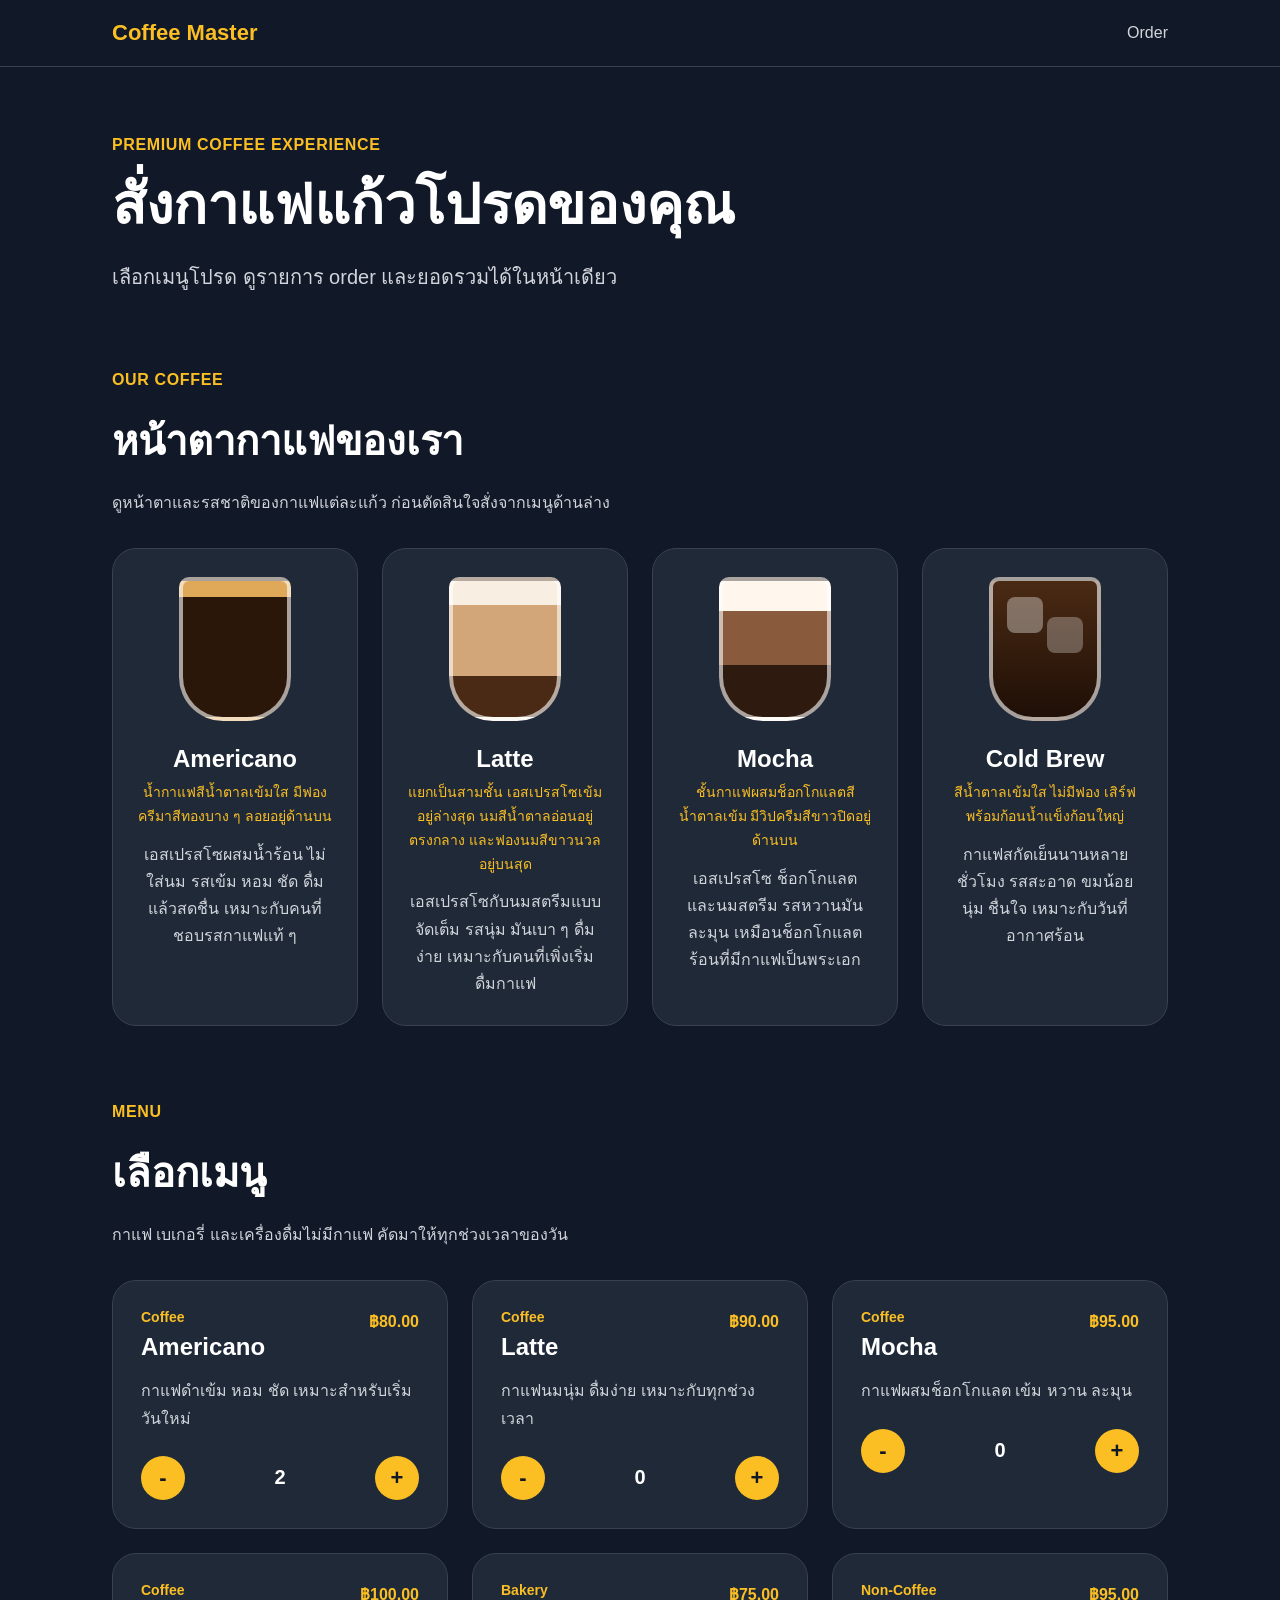
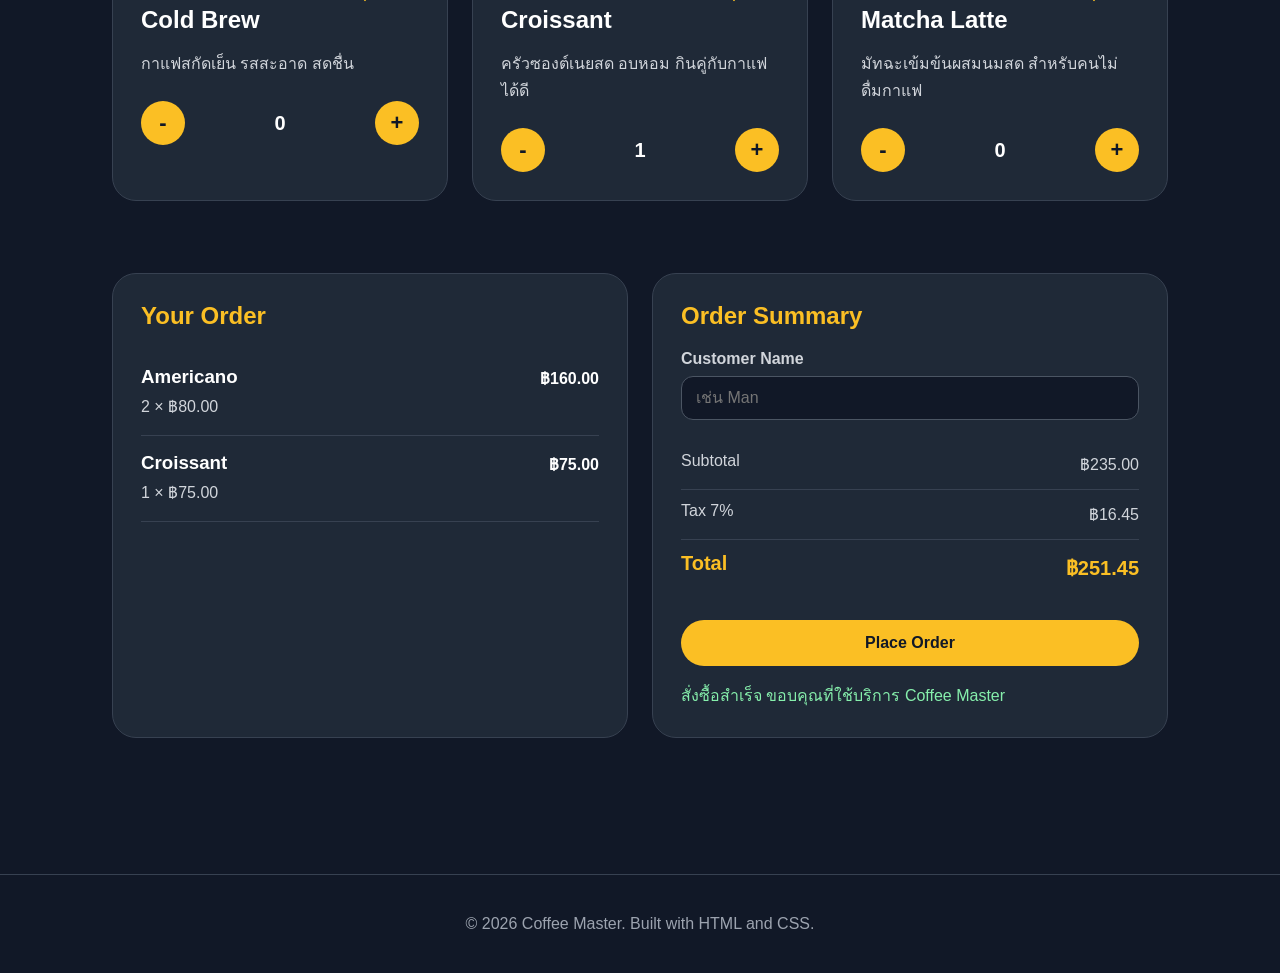
<file: index.html>
<!DOCTYPE html>
<html lang="th">
  <head>
    <meta charset="UTF-8" />
    <meta name="viewport" content="width=device-width, initial-scale=1.0" />
    <title>Coffee Master Order App</title>
    <link rel="stylesheet" href="style.css" />
  </head>

  <body>
    <header class="site-header">
      <nav class="navbar">
        <p class="logo">Coffee Master</p>
        <a href="#order">Order</a>
      </nav>
    </header>

    <main>
      <section class="hero-section">
        <p class="eyebrow">Premium Coffee Experience</p>
        <h1>สั่งกาแฟแก้วโปรดของคุณ</h1>
        <p>
          เลือกเมนูโปรด ดูรายการ order และยอดรวมได้ในหน้าเดียว
        </p>
      </section>

      <section class="showcase-section">
        <div class="section-header">
          <p class="eyebrow">Our Coffee</p>
          <h2>หน้าตากาแฟของเรา</h2>
          <p>ดูหน้าตาและรสชาติของกาแฟแต่ละแก้ว ก่อนตัดสินใจสั่งจากเมนูด้านล่าง</p>
        </div>

        <div class="showcase-grid">
          <figure class="coffee-figure">
            <div class="coffee-glass americano" role="img" aria-label="แก้ว Americano สีน้ำตาลเข้ม มีฟองครีมาสีทองบาง ๆ ด้านบน"></div>

            <figcaption>
              <h3>Americano</h3>
              <p class="coffee-look">น้ำกาแฟสีน้ำตาลเข้มใส มีฟองครีมาสีทองบาง ๆ ลอยอยู่ด้านบน</p>
              <p class="coffee-description">เอสเปรสโซผสมน้ำร้อน ไม่ใส่นม รสเข้ม หอม ชัด ดื่มแล้วสดชื่น เหมาะกับคนที่ชอบรสกาแฟแท้ ๆ</p>
            </figcaption>
          </figure>

          <figure class="coffee-figure">
            <div class="coffee-glass latte" role="img" aria-label="แก้ว Latte ที่มีสามชั้น ล่างสุดเป็นกาแฟเข้ม ตรงกลางเป็นนมสีน้ำตาลอ่อน บนสุดเป็นฟองนมสีขาว"></div>

            <figcaption>
              <h3>Latte</h3>
              <p class="coffee-look">แยกเป็นสามชั้น เอสเปรสโซเข้มอยู่ล่างสุด นมสีน้ำตาลอ่อนอยู่ตรงกลาง และฟองนมสีขาวนวลอยู่บนสุด</p>
              <p class="coffee-description">เอสเปรสโซกับนมสตรีมแบบจัดเต็ม รสนุ่ม มันเบา ๆ ดื่มง่าย เหมาะกับคนที่เพิ่งเริ่มดื่มกาแฟ</p>
            </figcaption>
          </figure>

          <figure class="coffee-figure">
            <div class="coffee-glass mocha" role="img" aria-label="แก้ว Mocha สีน้ำตาลเข้ม มีวิปครีมสีขาวด้านบน"></div>

            <figcaption>
              <h3>Mocha</h3>
              <p class="coffee-look">ชั้นกาแฟผสมช็อกโกแลตสีน้ำตาลเข้ม มีวิปครีมสีขาวปิดอยู่ด้านบน</p>
              <p class="coffee-description">เอสเปรสโซ ช็อกโกแลต และนมสตรีม รสหวานมันละมุน เหมือนช็อกโกแลตร้อนที่มีกาแฟเป็นพระเอก</p>
            </figcaption>
          </figure>

          <figure class="coffee-figure">
            <div class="coffee-glass cold-brew" role="img" aria-label="แก้ว Cold Brew สีน้ำตาลเข้มและมีก้อนน้ำแข็งลอยอยู่"></div>

            <figcaption>
              <h3>Cold Brew</h3>
              <p class="coffee-look">สีน้ำตาลเข้มใส ไม่มีฟอง เสิร์ฟพร้อมก้อนน้ำแข็งก้อนใหญ่</p>
              <p class="coffee-description">กาแฟสกัดเย็นนานหลายชั่วโมง รสสะอาด ขมน้อย นุ่ม ชื่นใจ เหมาะกับวันที่อากาศร้อน</p>
            </figcaption>
          </figure>
        </div>
      </section>

      <section class="menu-section">
        <div class="section-header">
          <p class="eyebrow">Menu</p>
          <h2>เลือกเมนู</h2>
          <p>กาแฟ เบเกอรี่ และเครื่องดื่มไม่มีกาแฟ คัดมาให้ทุกช่วงเวลาของวัน</p>
        </div>

        <div class="menu-grid">
          <article class="menu-card">
            <div class="menu-card-header">
              <div>
                <p class="menu-category">Coffee</p>
                <h3>Americano</h3>
              </div>

              <p class="menu-price">฿80.00</p>
            </div>

            <p class="menu-description">กาแฟดำเข้ม หอม ชัด เหมาะสำหรับเริ่มวันใหม่</p>

            <div class="quantity-control">
              <button>-</button>
              <span>2</span>
              <button>+</button>
            </div>
          </article>

          <article class="menu-card">
            <div class="menu-card-header">
              <div>
                <p class="menu-category">Coffee</p>
                <h3>Latte</h3>
              </div>

              <p class="menu-price">฿90.00</p>
            </div>

            <p class="menu-description">กาแฟนมนุ่ม ดื่มง่าย เหมาะกับทุกช่วงเวลา</p>

            <div class="quantity-control">
              <button>-</button>
              <span>0</span>
              <button>+</button>
            </div>
          </article>

          <article class="menu-card">
            <div class="menu-card-header">
              <div>
                <p class="menu-category">Coffee</p>
                <h3>Mocha</h3>
              </div>

              <p class="menu-price">฿95.00</p>
            </div>

            <p class="menu-description">กาแฟผสมช็อกโกแลต เข้ม หวาน ละมุน</p>

            <div class="quantity-control">
              <button>-</button>
              <span>0</span>
              <button>+</button>
            </div>
          </article>

          <article class="menu-card">
            <div class="menu-card-header">
              <div>
                <p class="menu-category">Coffee</p>
                <h3>Cold Brew</h3>
              </div>

              <p class="menu-price">฿100.00</p>
            </div>

            <p class="menu-description">กาแฟสกัดเย็น รสสะอาด สดชื่น</p>

            <div class="quantity-control">
              <button>-</button>
              <span>0</span>
              <button>+</button>
            </div>
          </article>

          <article class="menu-card">
            <div class="menu-card-header">
              <div>
                <p class="menu-category">Bakery</p>
                <h3>Croissant</h3>
              </div>

              <p class="menu-price">฿75.00</p>
            </div>

            <p class="menu-description">ครัวซองต์เนยสด อบหอม กินคู่กับกาแฟได้ดี</p>

            <div class="quantity-control">
              <button>-</button>
              <span>1</span>
              <button>+</button>
            </div>
          </article>

          <article class="menu-card">
            <div class="menu-card-header">
              <div>
                <p class="menu-category">Non-Coffee</p>
                <h3>Matcha Latte</h3>
              </div>

              <p class="menu-price">฿95.00</p>
            </div>

            <p class="menu-description">มัทฉะเข้มข้นผสมนมสด สำหรับคนไม่ดื่มกาแฟ</p>

            <div class="quantity-control">
              <button>-</button>
              <span>0</span>
              <button>+</button>
            </div>
          </article>
        </div>
      </section>

      <section id="order" class="order-section">
        <div class="cart-card">
          <h2>Your Order</h2>

          <div class="cart-items">
            <article class="cart-item">
              <div>
                <h3>Americano</h3>
                <p>2 × ฿80.00</p>
              </div>

              <strong>฿160.00</strong>
            </article>

            <article class="cart-item">
              <div>
                <h3>Croissant</h3>
                <p>1 × ฿75.00</p>
              </div>

              <strong>฿75.00</strong>
            </article>
          </div>
        </div>

        <div class="summary-card">
          <h2>Order Summary</h2>

          <label for="customerName">Customer Name</label>
          <input id="customerName" type="text" placeholder="เช่น Man" />

          <div class="summary-row">
            <span>Subtotal</span>
            <span>฿235.00</span>
          </div>

          <div class="summary-row">
            <span>Tax 7%</span>
            <span>฿16.45</span>
          </div>

          <div class="summary-row final-total">
            <span>Total</span>
            <span>฿251.45</span>
          </div>

          <button class="order-button">Place Order</button>

          <p class="order-message success">
            สั่งซื้อสำเร็จ ขอบคุณที่ใช้บริการ Coffee Master
          </p>
        </div>
      </section>
    </main>

    <footer class="site-footer">
      <p>© 2026 Coffee Master. Built with HTML and CSS.</p>
    </footer>
  </body>
</html>
</file>
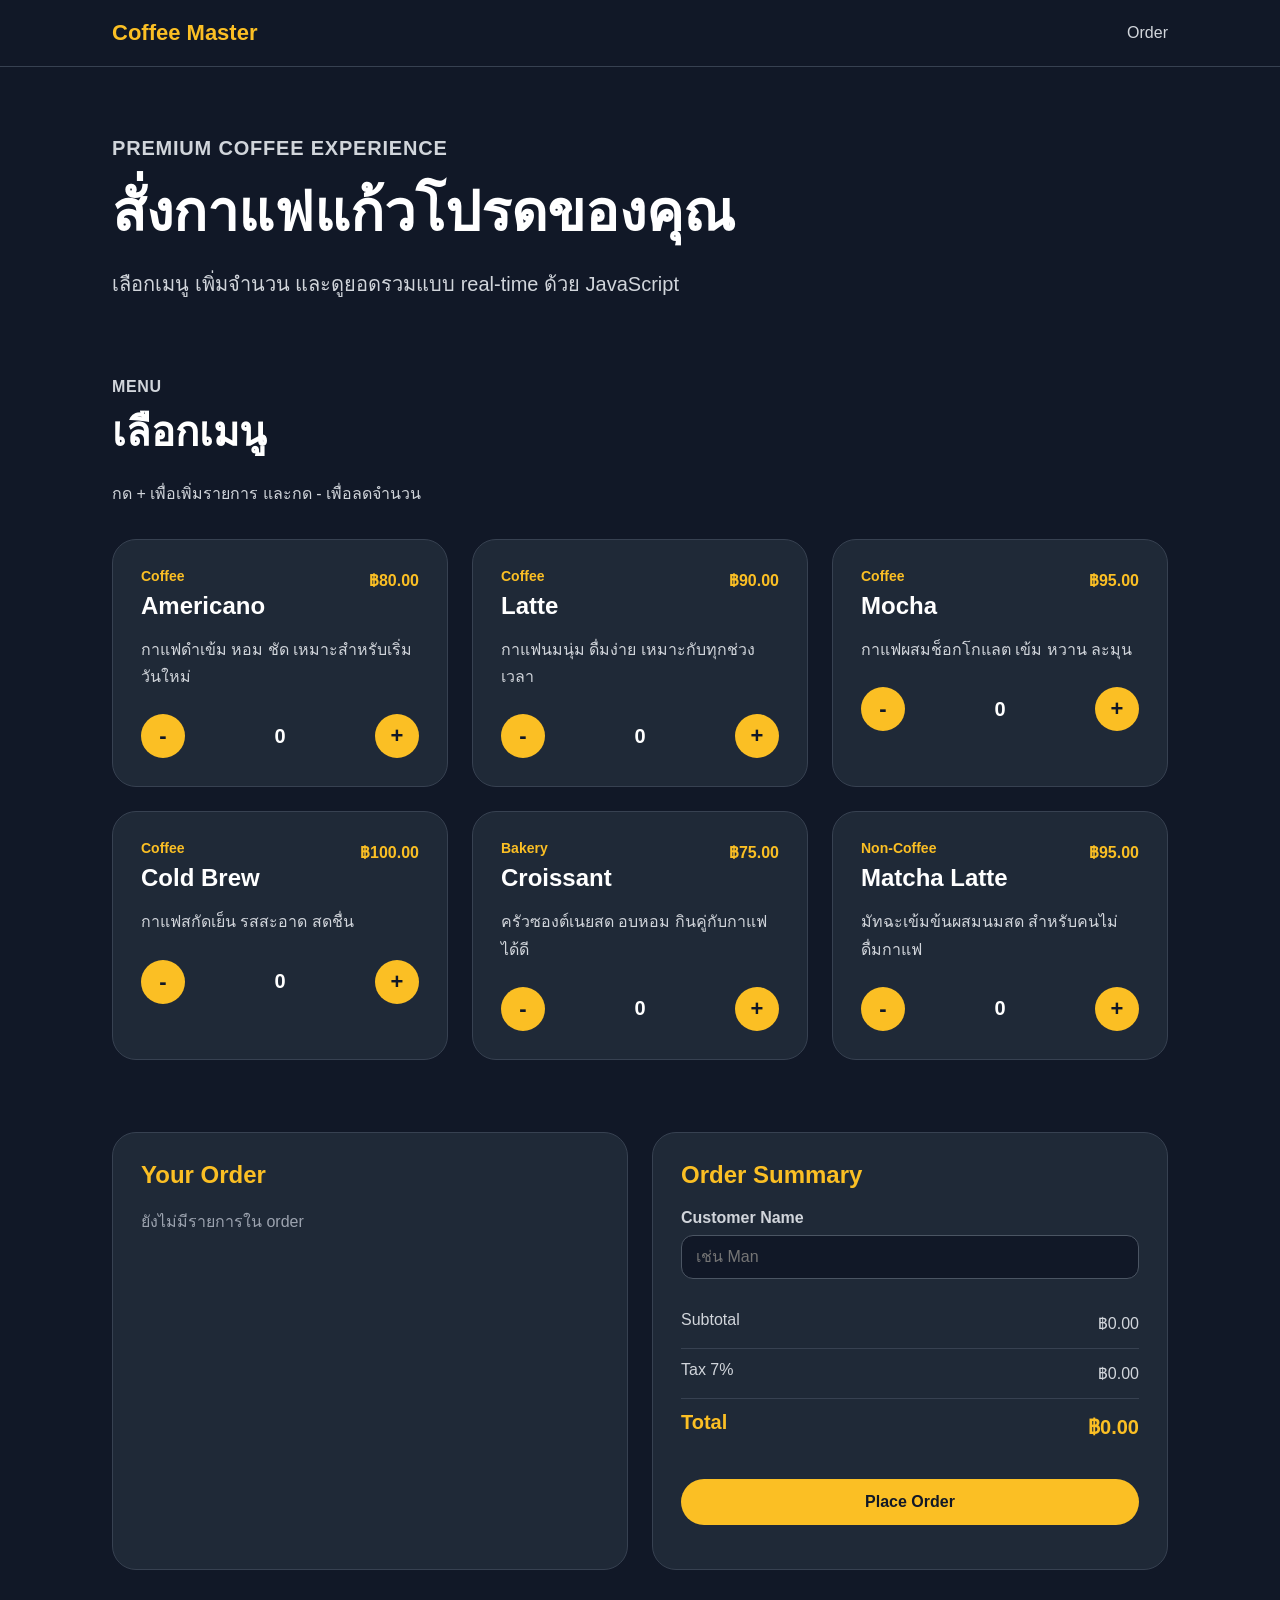
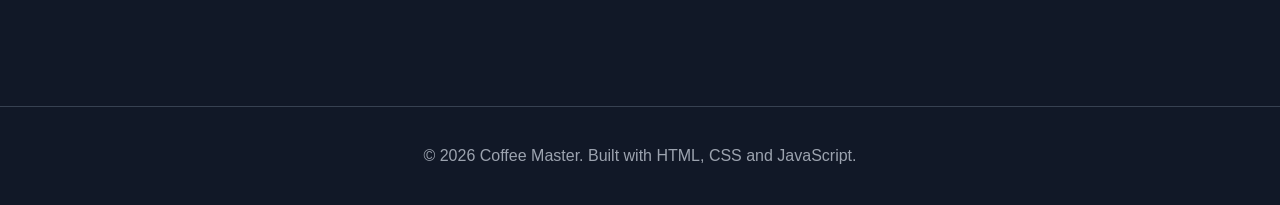
<file: finish_js/index.html>
<!DOCTYPE html>
<html lang="th">
  <head>
    <meta charset="UTF-8" />
    <meta name="viewport" content="width=device-width, initial-scale=1.0" />
    <title>Coffee Master Order App</title>
    <link rel="stylesheet" href="./src/style.css" />
  </head>

  <body>
    <header class="site-header">
      <nav class="navbar">
        <p class="logo">Coffee Master</p>
        <a href="#order">Order</a>
      </nav>
    </header>

    <main>
      <section class="hero-section">
        <p class="eyebrow">Premium Coffee Experience</p>
        <h1>สั่งกาแฟแก้วโปรดของคุณ</h1>
        <p>
          เลือกเมนู เพิ่มจำนวน และดูยอดรวมแบบ real-time ด้วย JavaScript
        </p>
      </section>

      <section class="menu-section">
        <div class="section-header">
          <p class="eyebrow">Menu</p>
          <h2>เลือกเมนู</h2>
          <p>กด + เพื่อเพิ่มรายการ และกด - เพื่อลดจำนวน</p>
        </div>

        <div id="menuGrid" class="menu-grid"></div>
      </section>

      <section id="order" class="order-section">
        <div class="cart-card">
          <h2>Your Order</h2>

          <div id="cartItems" class="cart-items"></div>

          <p id="emptyCartMessage" class="empty-cart">
            ยังไม่มีรายการใน order
          </p>
        </div>

        <div class="summary-card">
          <h2>Order Summary</h2>

          <label for="customerName">Customer Name</label>
          <input id="customerName" type="text" placeholder="เช่น Man" />

          <div class="summary-row">
            <span>Subtotal</span>
            <span id="subtotal">฿0.00</span>
          </div>

          <div class="summary-row">
            <span>Tax 7%</span>
            <span id="tax">฿0.00</span>
          </div>

          <div class="summary-row final-total">
            <span>Total</span>
            <span id="total">฿0.00</span>
          </div>

          <button id="placeOrderButton">Place Order</button>

          <p id="orderMessage" class="order-message"></p>
        </div>
      </section>
    </main>

    <footer class="site-footer">
      <p>© 2026 Coffee Master. Built with HTML, CSS and JavaScript.</p>
    </footer>

    <script src="./src/main.js"></script>
  </body>
</html>
</file>
<file: style.css>
* {
  box-sizing: border-box;
}

body {
  margin: 0;
  font-family: Arial, sans-serif;
  background: #111827;
  color: white;
}

.site-header {
  border-bottom: 1px solid #374151;
}

.navbar {
  max-width: 1120px;
  margin: 0 auto;
  padding: 20px 32px;

  display: flex;
  justify-content: space-between;
  align-items: center;
}

.logo {
  margin: 0;
  color: #fbbf24;
  font-size: 22px;
  font-weight: bold;
}

.navbar a {
  color: #d1d5db;
  text-decoration: none;
}

main {
  max-width: 1120px;
  margin: 0 auto;
  padding: 64px 32px;
}

.hero-section {
  margin-bottom: 72px;
}

.eyebrow {
  margin: 0 0 16px;
  color: #fbbf24;
  font-weight: bold;
  text-transform: uppercase;
  letter-spacing: 0.04em;
}

h1 {
  max-width: 760px;
  margin: 0 0 24px;
  font-size: 56px;
  line-height: 1.1;
}

.hero-section p {
  max-width: 680px;
  color: #d1d5db;
  font-size: 20px;
  line-height: 1.7;
}

.hero-section .eyebrow,
.section-header .eyebrow {
  margin: 0 0 16px;
  color: #fbbf24;
  font-size: 16px;
}

.section-header {
  max-width: 680px;
  margin-bottom: 32px;
}

.section-header h2 {
  margin: 0 0 16px;
  font-size: 40px;
}

.section-header p {
  margin: 0;
  color: #d1d5db;
  line-height: 1.7;
}

.showcase-section {
  margin-bottom: 72px;
}

.showcase-grid {
  display: grid;
  grid-template-columns: repeat(4, 1fr);
  gap: 24px;
}

.coffee-figure {
  margin: 0;
  padding: 28px 24px;
  border-radius: 24px;
  background: #1f2937;
  border: 1px solid #374151;
  text-align: center;
}

.coffee-figure:hover {
  border-color: #fbbf24;
}

.coffee-glass {
  position: relative;
  width: 112px;
  height: 144px;
  margin: 0 auto 24px;
  border: 4px solid rgba(255, 255, 255, 0.6);
  border-radius: 10px 10px 44px 44px;
}

.coffee-glass.americano {
  background: linear-gradient(#e0a95a 0 12%, #2b160a 12%);
}

.coffee-glass.latte {
  background: linear-gradient(#f8efe2 0 18%, #d2a679 18% 70%, #4a2a14 70%);
}

.coffee-glass.mocha {
  background: linear-gradient(#fff7ed 0 22%, #8a5a3c 22% 62%, #2e1a0e 62%);
}

.coffee-glass.cold-brew {
  background: linear-gradient(#4a2a14, #1f0f06);
}

.coffee-glass.cold-brew::before {
  content: "";
  position: absolute;
  top: 16px;
  left: 14px;
  width: 36px;
  height: 36px;
  border-radius: 8px;
  background: rgba(255, 255, 255, 0.35);
  box-shadow: 40px 20px 0 rgba(255, 255, 255, 0.28);
}

.coffee-figure h3 {
  margin: 0 0 8px;
  font-size: 24px;
}

.coffee-look {
  margin: 0 0 12px;
  color: #fbbf24;
  font-size: 14px;
  line-height: 1.7;
}

.coffee-description {
  margin: 0;
  color: #d1d5db;
  line-height: 1.7;
}

.menu-section {
  margin-bottom: 72px;
}

.menu-grid {
  display: grid;
  grid-template-columns: repeat(3, 1fr);
  gap: 24px;
}

.menu-card {
  padding: 28px;
  border-radius: 24px;
  background: #1f2937;
  border: 1px solid #374151;
}

.menu-card:hover {
  border-color: #fbbf24;
}

.menu-card-header {
  display: flex;
  justify-content: space-between;
  gap: 16px;
}

.menu-category {
  margin: 0 0 8px;
  color: #fbbf24;
  font-size: 14px;
  font-weight: bold;
}

.menu-card h3 {
  margin: 0;
  font-size: 24px;
}

.menu-price {
  margin: 0;
  color: #fbbf24;
  font-weight: bold;
}

.menu-description {
  color: #d1d5db;
  line-height: 1.7;
}

.quantity-control {
  display: flex;
  justify-content: space-between;
  align-items: center;
  gap: 12px;

  margin-top: 24px;
}

.quantity-control button {
  width: 44px;
  height: 44px;
  border: none;
  border-radius: 999px;
  background: #fbbf24;
  color: #111827;
  font-size: 22px;
  font-weight: bold;
  cursor: pointer;
}

.quantity-control span {
  font-size: 20px;
  font-weight: bold;
}

.order-section {
  display: grid;
  grid-template-columns: 1fr 1fr;
  gap: 24px;
  margin-bottom: 72px;
}

.cart-card,
.summary-card {
  padding: 28px;
  border-radius: 24px;
  background: #1f2937;
  border: 1px solid #374151;
}

.cart-card h2,
.summary-card h2 {
  margin: 0 0 20px;
  color: #fbbf24;
}

.cart-item {
  display: flex;
  justify-content: space-between;
  gap: 16px;

  padding: 16px 0;
  border-bottom: 1px solid #374151;
}

.cart-item h3 {
  margin: 0 0 6px;
}

.cart-item p {
  margin: 0;
  color: #d1d5db;
}

label {
  display: block;
  margin-bottom: 8px;
  color: #d1d5db;
  font-weight: bold;
}

input {
  width: 100%;
  margin-bottom: 20px;
  border: 1px solid #4b5563;
  border-radius: 12px;
  padding: 12px 14px;
  background: #111827;
  color: white;
  font-size: 16px;
}

.summary-row {
  display: flex;
  justify-content: space-between;
  gap: 16px;

  padding: 12px 0;
  color: #d1d5db;
  border-bottom: 1px solid #374151;
}

.final-total {
  color: #fbbf24;
  font-size: 20px;
  font-weight: bold;
  border-bottom: none;
}

.order-button {
  width: 100%;
  margin-top: 24px;
  border: none;
  border-radius: 999px;
  padding: 14px 24px;
  background: #fbbf24;
  color: #111827;
  font-size: 16px;
  font-weight: bold;
  cursor: pointer;
}

.order-button:hover,
.quantity-control button:hover {
  background: #fcd34d;
}

.order-message {
  margin: 16px 0 0;
  line-height: 1.7;
}

.order-message.error {
  color: #fca5a5;
}

.order-message.success {
  color: #86efac;
}

.site-footer {
  border-top: 1px solid #374151;
  padding: 24px 32px;
  text-align: center;
  color: #9ca3af;
}

@media (max-width: 900px) {
  .showcase-grid {
    grid-template-columns: repeat(2, 1fr);
  }

  .menu-grid {
    grid-template-columns: repeat(2, 1fr);
  }

  .order-section {
    grid-template-columns: 1fr;
  }

  h1 {
    font-size: 44px;
  }
}

@media (max-width: 600px) {
  .navbar {
    flex-direction: column;
    gap: 16px;
  }

  main {
    padding: 40px 20px;
  }

  .showcase-grid {
    grid-template-columns: 1fr;
  }

  .menu-grid {
    grid-template-columns: 1fr;
  }

  h1 {
    font-size: 36px;
  }
}
</file>
<file: finish_js/src/style.css>
* {
  box-sizing: border-box;
}

body {
  margin: 0;
  font-family: Arial, sans-serif;
  background: #111827;
  color: white;
}

.site-header {
  border-bottom: 1px solid #374151;
}

.navbar {
  max-width: 1120px;
  margin: 0 auto;
  padding: 20px 32px;

  display: flex;
  justify-content: space-between;
  align-items: center;
}

.logo {
  margin: 0;
  color: #fbbf24;
  font-size: 22px;
  font-weight: bold;
}

.navbar a {
  color: #d1d5db;
  text-decoration: none;
}

main {
  max-width: 1120px;
  margin: 0 auto;
  padding: 64px 32px;
}

.hero-section {
  margin-bottom: 72px;
}

.eyebrow {
  margin: 0 0 16px;
  color: #fbbf24;
  font-weight: bold;
  text-transform: uppercase;
  letter-spacing: 0.04em;
}

h1 {
  max-width: 760px;
  margin: 0 0 24px;
  font-size: 56px;
  line-height: 1.1;
}

.hero-section p {
  max-width: 680px;
  color: #d1d5db;
  font-size: 20px;
  line-height: 1.7;
}

.section-header {
  max-width: 680px;
  margin-bottom: 32px;
}

.section-header h2 {
  margin: 0 0 16px;
  font-size: 40px;
}

.section-header p {
  margin: 0;
  color: #d1d5db;
  line-height: 1.7;
}

.menu-section {
  margin-bottom: 72px;
}

.menu-grid {
  display: grid;
  grid-template-columns: repeat(3, 1fr);
  gap: 24px;
}

.menu-card {
  padding: 28px;
  border-radius: 24px;
  background: #1f2937;
  border: 1px solid #374151;
}

.menu-card:hover {
  border-color: #fbbf24;
}

.menu-card-header {
  display: flex;
  justify-content: space-between;
  gap: 16px;
}

.menu-category {
  margin: 0 0 8px;
  color: #fbbf24;
  font-size: 14px;
  font-weight: bold;
}

.menu-card h3 {
  margin: 0;
  font-size: 24px;
}

.menu-price {
  margin: 0;
  color: #fbbf24;
  font-weight: bold;
}

.menu-description {
  color: #d1d5db;
  line-height: 1.7;
}

.quantity-control {
  display: flex;
  justify-content: space-between;
  align-items: center;
  gap: 12px;

  margin-top: 24px;
}

.quantity-control button {
  width: 44px;
  height: 44px;
  border: none;
  border-radius: 999px;
  background: #fbbf24;
  color: #111827;
  font-size: 22px;
  font-weight: bold;
  cursor: pointer;
}

.quantity-control span {
  font-size: 20px;
  font-weight: bold;
}

.order-section {
  display: grid;
  grid-template-columns: 1fr 1fr;
  gap: 24px;
  margin-bottom: 72px;
}

.cart-card,
.summary-card {
  padding: 28px;
  border-radius: 24px;
  background: #1f2937;
  border: 1px solid #374151;
}

.cart-card h2,
.summary-card h2 {
  margin: 0 0 20px;
  color: #fbbf24;
}

.cart-item {
  display: flex;
  justify-content: space-between;
  gap: 16px;

  padding: 16px 0;
  border-bottom: 1px solid #374151;
}

.cart-item h3 {
  margin: 0 0 6px;
}

.cart-item p {
  margin: 0;
  color: #d1d5db;
}

.empty-cart {
  color: #9ca3af;
}

label {
  display: block;
  margin-bottom: 8px;
  color: #d1d5db;
  font-weight: bold;
}

input {
  width: 100%;
  margin-bottom: 20px;
  border: 1px solid #4b5563;
  border-radius: 12px;
  padding: 12px 14px;
  background: #111827;
  color: white;
  font-size: 16px;
}

.summary-row {
  display: flex;
  justify-content: space-between;
  gap: 16px;

  padding: 12px 0;
  color: #d1d5db;
  border-bottom: 1px solid #374151;
}

.final-total {
  color: #fbbf24;
  font-size: 20px;
  font-weight: bold;
  border-bottom: none;
}

#placeOrderButton {
  width: 100%;
  margin-top: 24px;
  border: none;
  border-radius: 999px;
  padding: 14px 24px;
  background: #fbbf24;
  color: #111827;
  font-size: 16px;
  font-weight: bold;
  cursor: pointer;
}

#placeOrderButton:hover,
.quantity-control button:hover {
  background: #fcd34d;
}

.order-message {
  margin: 16px 0 0;
  line-height: 1.7;
}

.order-message.error {
  color: #fca5a5;
}

.order-message.success {
  color: #86efac;
}

.site-footer {
  border-top: 1px solid #374151;
  padding: 24px 32px;
  text-align: center;
  color: #9ca3af;
}

@media (max-width: 900px) {
  .menu-grid {
    grid-template-columns: repeat(2, 1fr);
  }

  .order-section {
    grid-template-columns: 1fr;
  }

  h1 {
    font-size: 44px;
  }
}

@media (max-width: 600px) {
  .navbar {
    flex-direction: column;
    gap: 16px;
  }

  main {
    padding: 40px 20px;
  }

  .menu-grid {
    grid-template-columns: 1fr;
  }

  h1 {
    font-size: 36px;
  }
}
</file>
